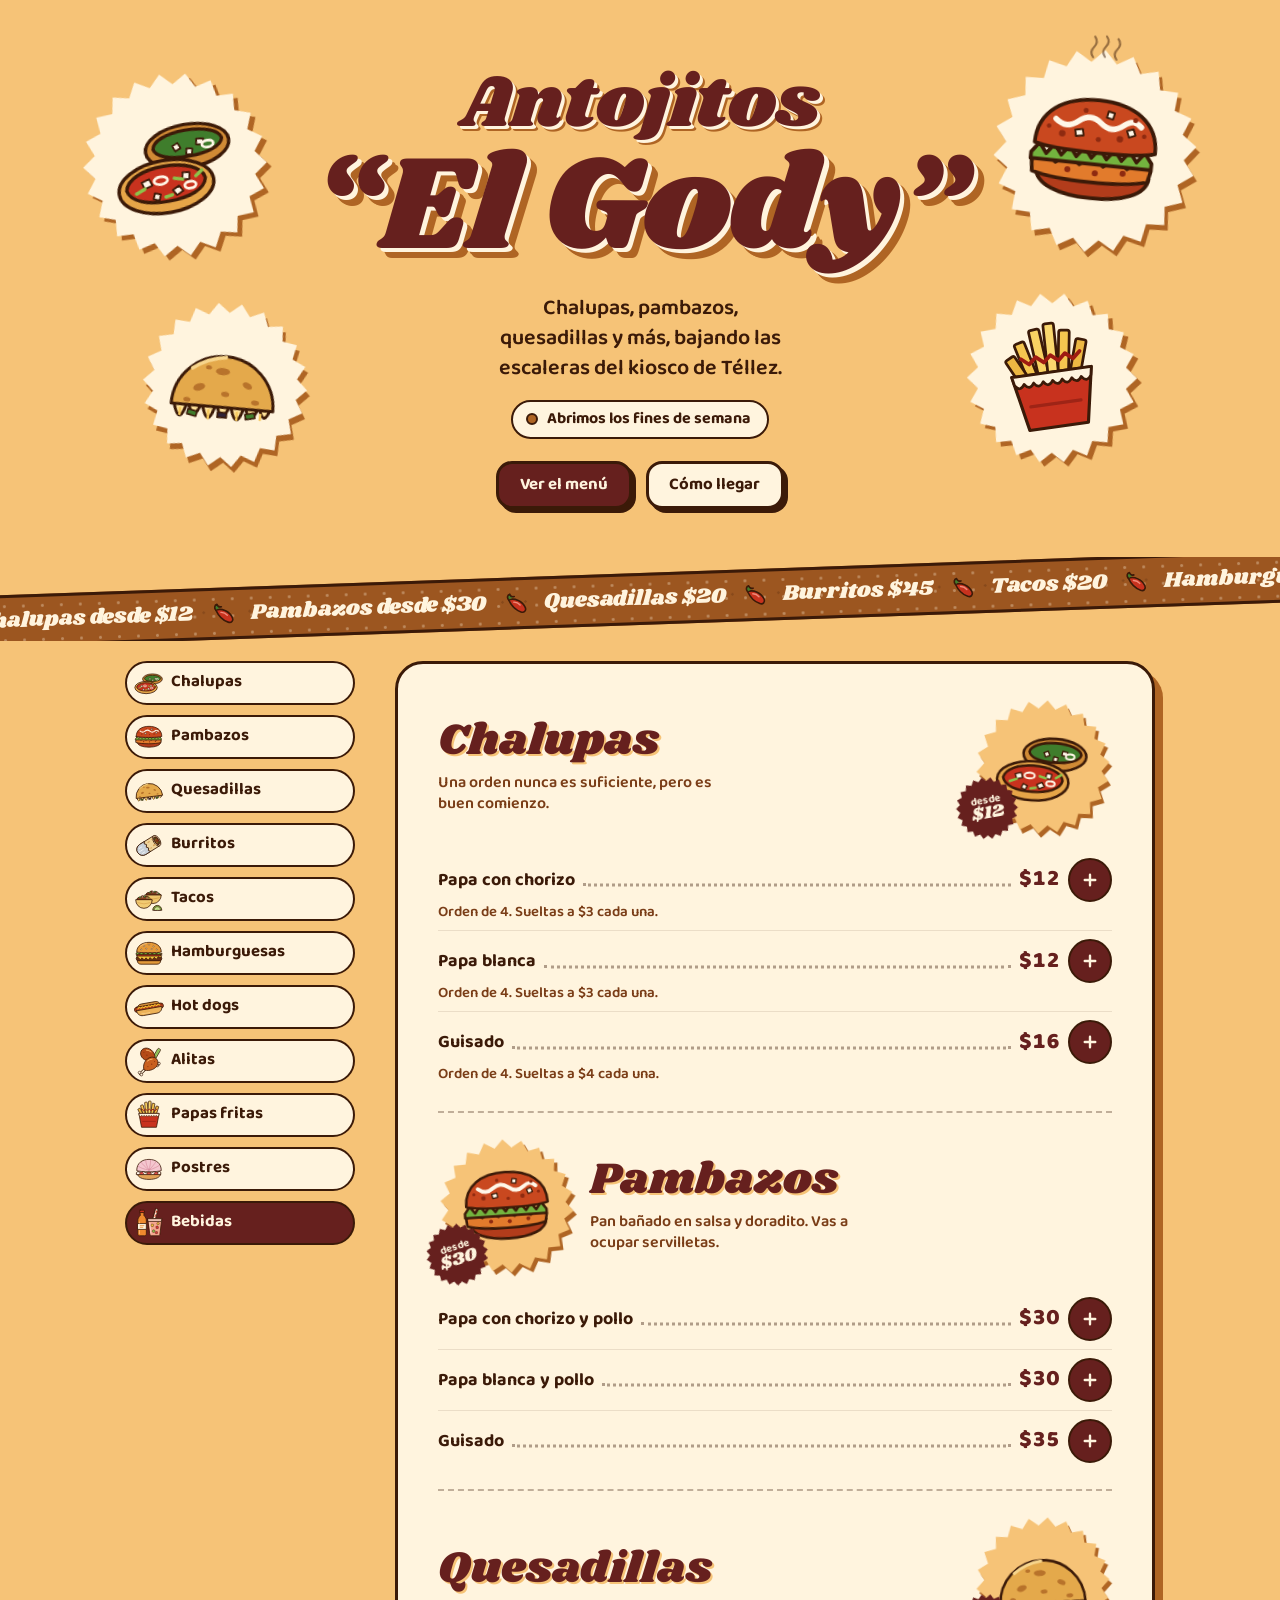
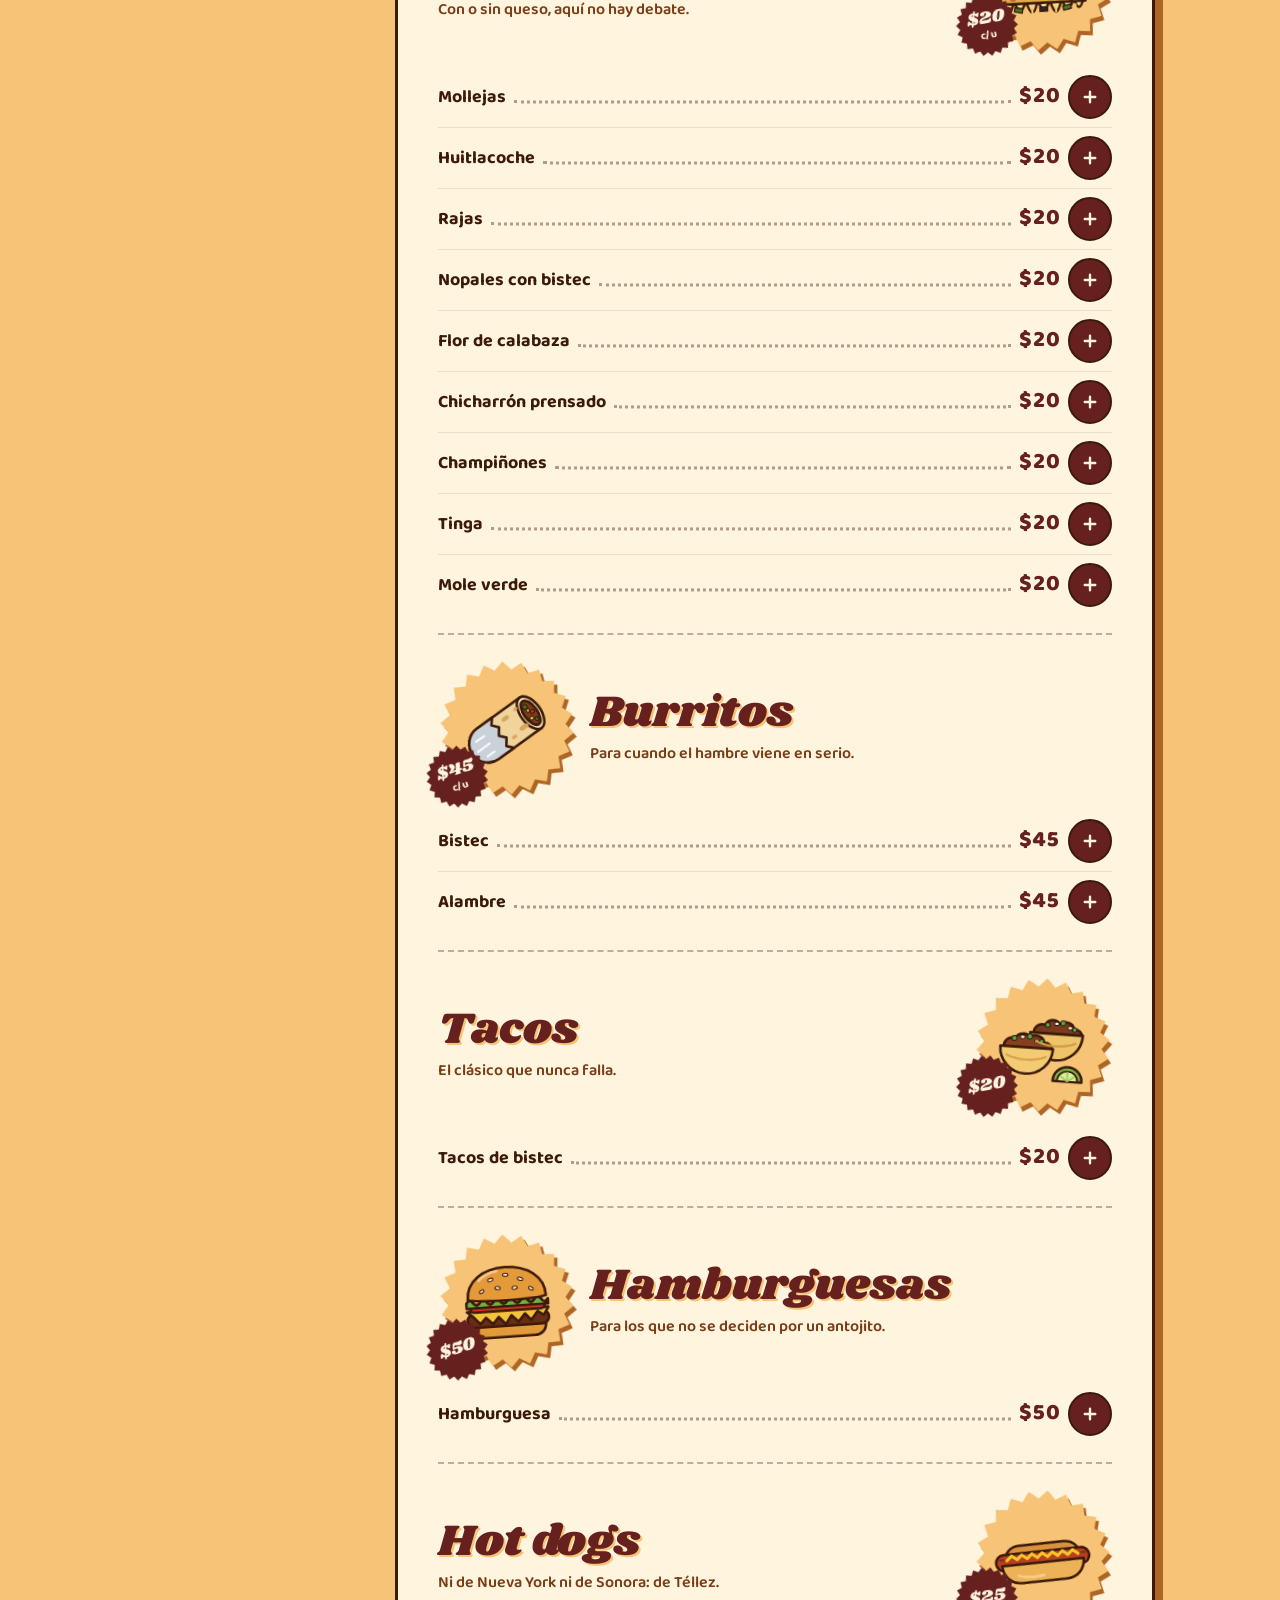
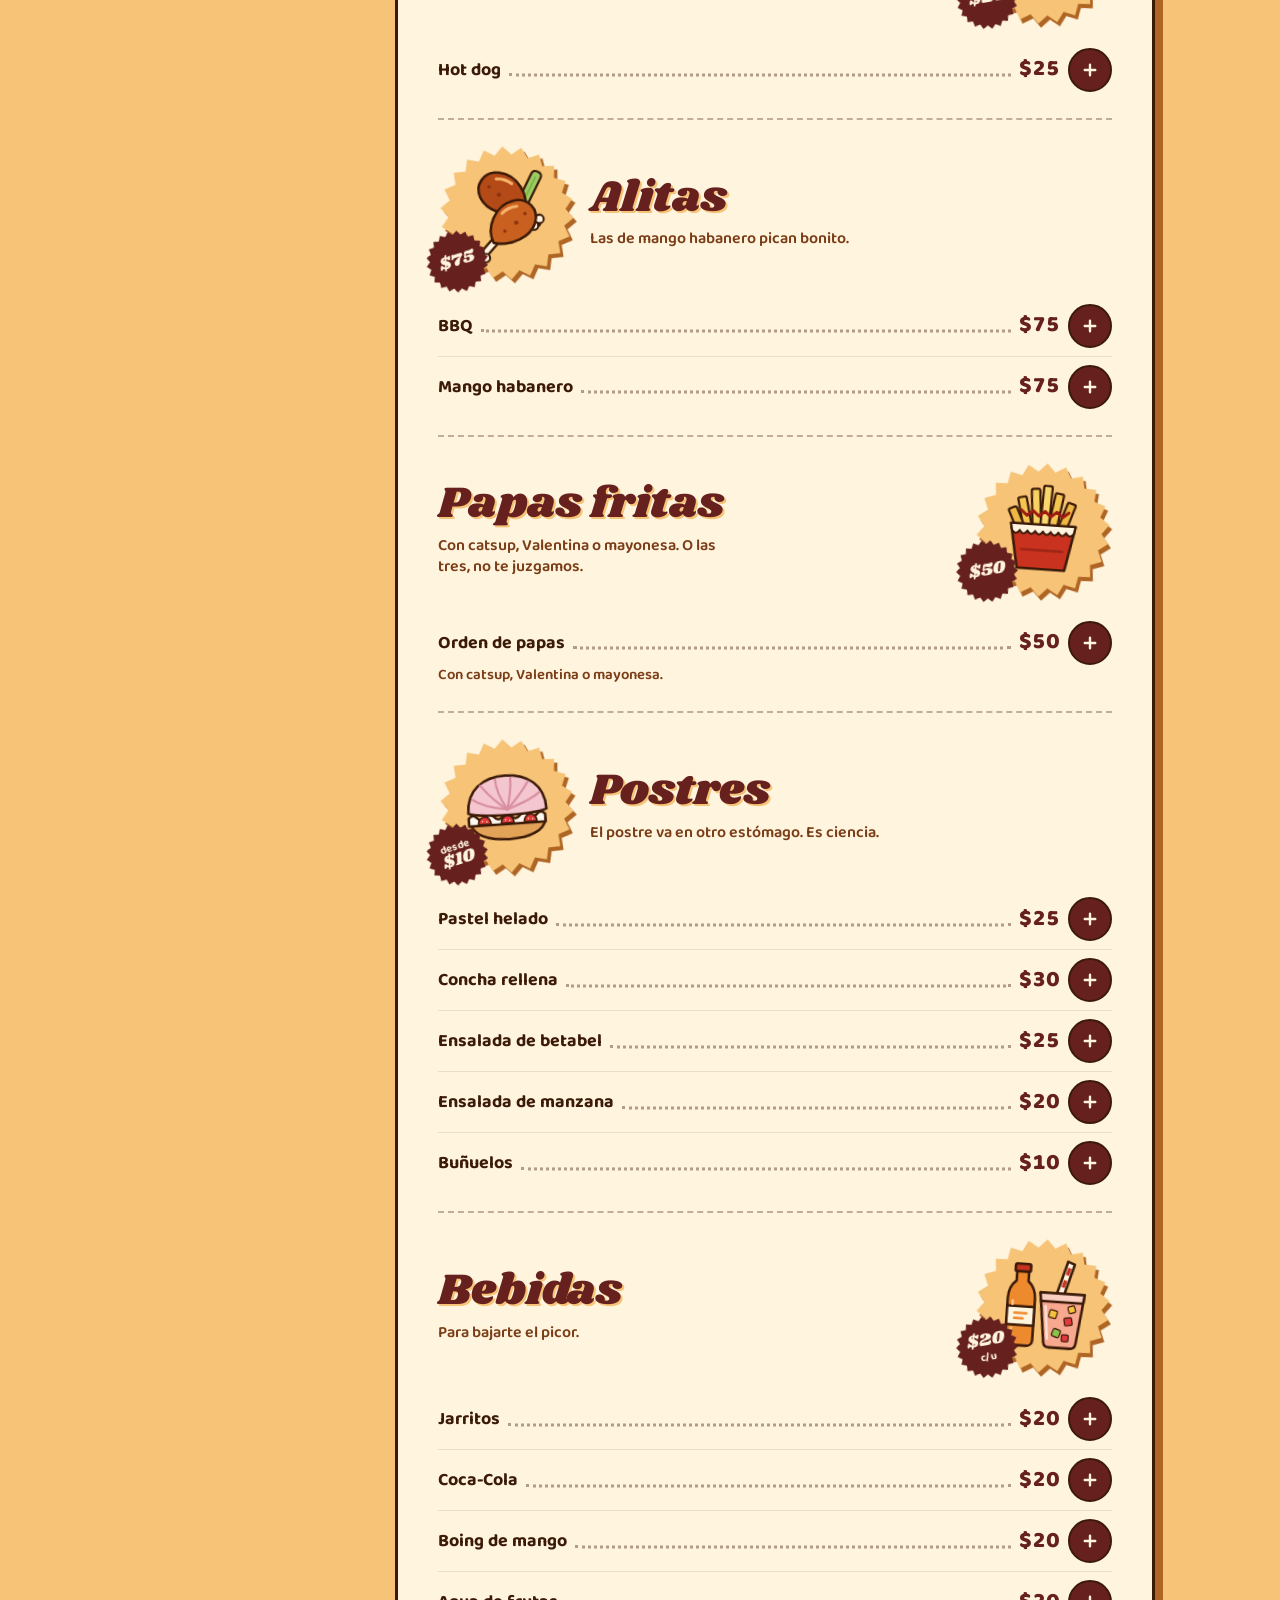
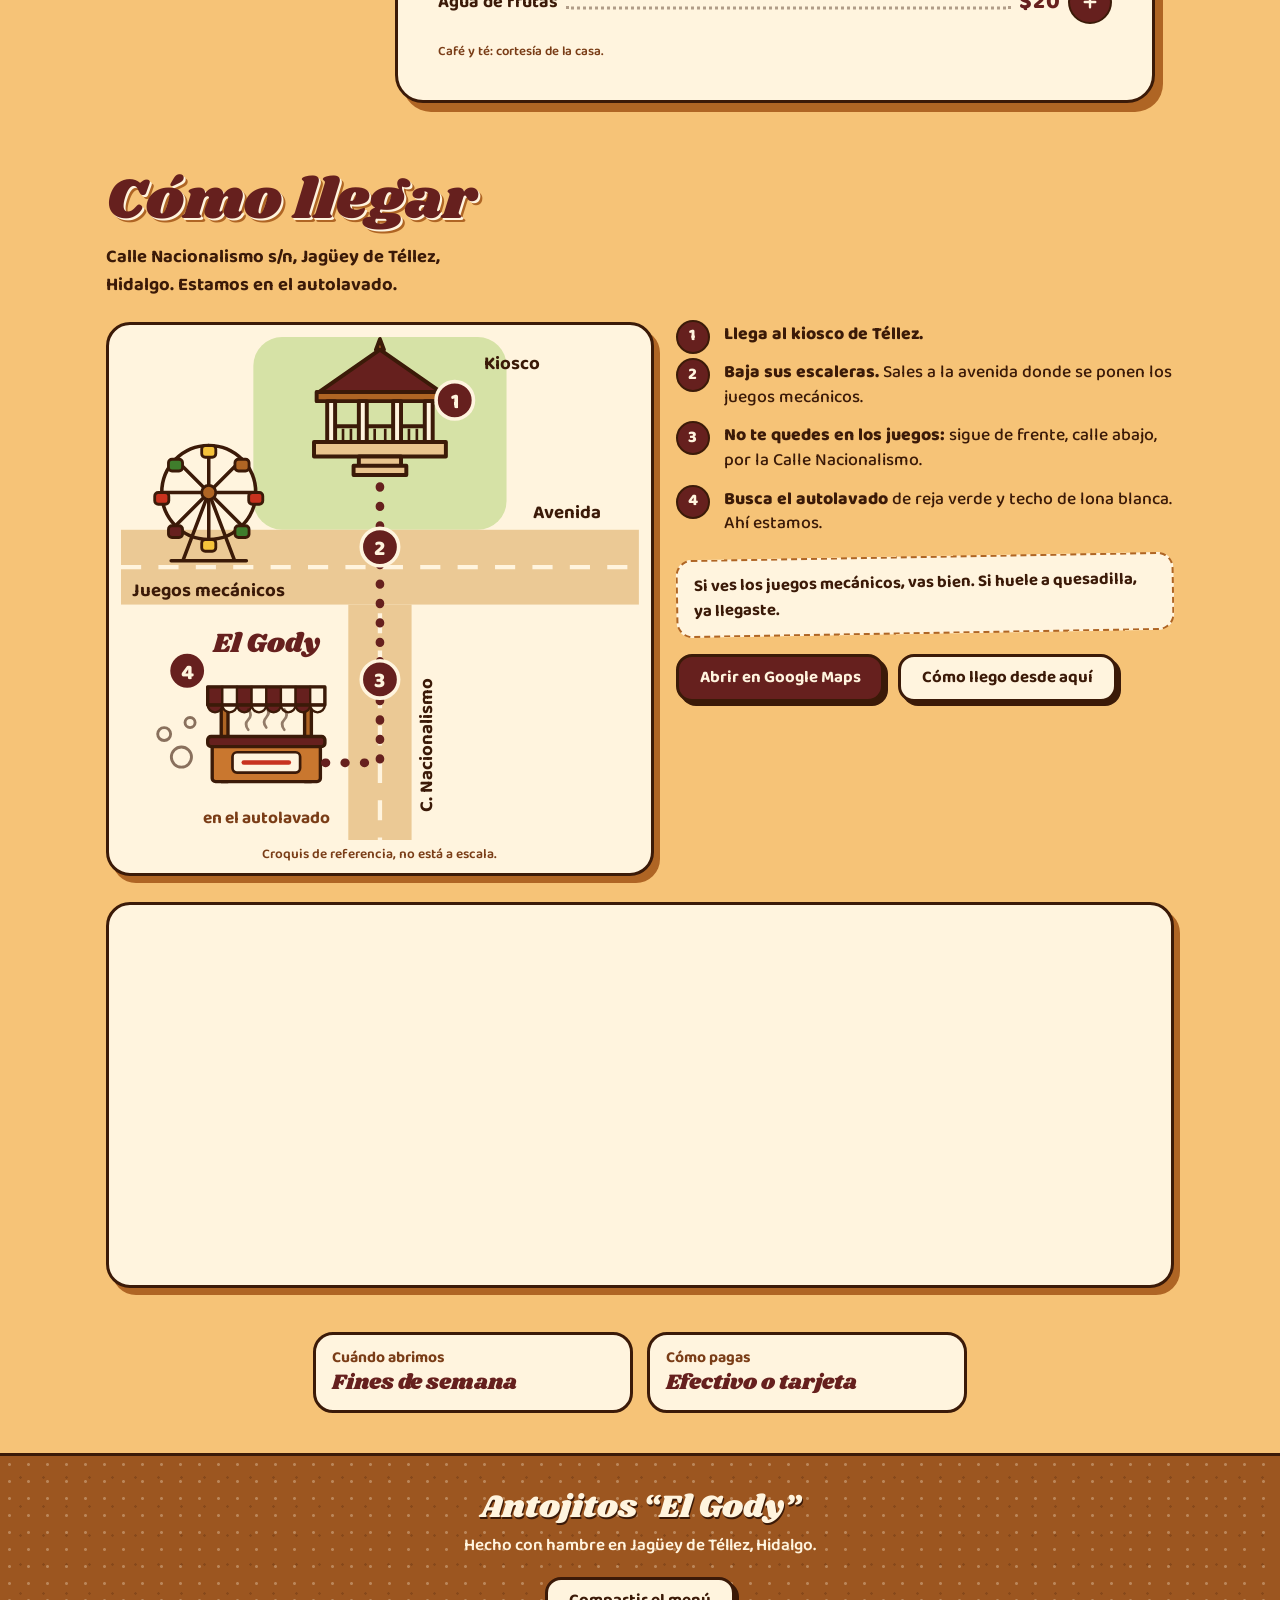
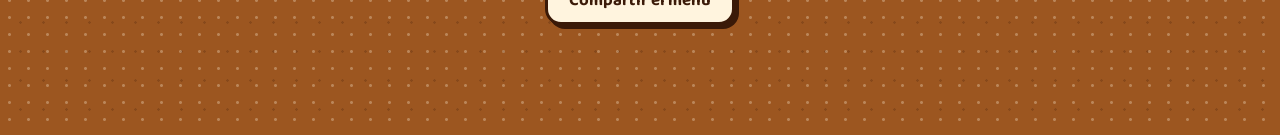
<file: index.html>
<!doctype html>
<html lang="es-MX">
<head>
  <meta charset="utf-8">
  <meta name="viewport" content="width=device-width, initial-scale=1, viewport-fit=cover">
  <title>Antojitos “El Gody” · Menú y precios · Jagüey de Téllez</title>
  <meta name="description" content="Chalupas desde $12, pambazos, quesadillas con o sin queso, burritos, tacos, hamburguesas, hot dogs, alitas, papas y postres. Bajando las escaleras del kiosco de Jagüey de Téllez, Hidalgo.">
  <meta name="theme-color" content="#66201E">
  <link rel="canonical" href="https://antojitos-el-gody-zku9.vercel.app/">

  <meta property="og:type" content="website">
  <meta property="og:locale" content="es_MX">
  <meta property="og:site_name" content="Antojitos El Gody">
  <meta property="og:title" content="Antojitos “El Gody” · Menú y precios">
  <meta property="og:description" content="Chalupas, pambazos, quesadillas y más. Bajando las escaleras del kiosco de Jagüey de Téllez. Mira el menú, los precios y cómo llegar.">
  <meta property="og:url" content="https://antojitos-el-gody-zku9.vercel.app/">
  <meta property="og:image" content="https://antojitos-el-gody-zku9.vercel.app/img/og-image.jpg?v=2">
  <meta property="og:image:secure_url" content="https://antojitos-el-gody-zku9.vercel.app/img/og-image.jpg?v=2">
  <meta property="og:image:type" content="image/jpeg">
  <meta property="og:image:width" content="1200">
  <meta property="og:image:height" content="630">
  <meta property="og:image:alt" content="Antojitos El Gody: chalupas, pambazos y quesadillas en Jagüey de Téllez">
  <meta name="twitter:card" content="summary_large_image">
  <meta name="twitter:title" content="Antojitos “El Gody” · Menú y precios">
  <meta name="twitter:description" content="Chalupas, pambazos, quesadillas y más, bajando las escaleras del kiosco de Jagüey de Téllez.">
  <meta name="twitter:image" content="https://antojitos-el-gody-zku9.vercel.app/img/og-image.jpg?v=2">

  <link rel="icon" href="favicon.ico" sizes="32x32">
  <link rel="icon" type="image/png" sizes="32x32" href="img/favicon-32.png">
  <link rel="icon" type="image/png" sizes="192x192" href="img/icon-192.png">
  <meta name="apple-mobile-web-app-title" content="El Gody">
  <link rel="apple-touch-icon" href="img/apple-touch-icon.png">
  <link rel="manifest" href="site.webmanifest">

  <link rel="preload" href="fonts/shrikhand-latin-400-normal.woff2" as="font" type="font/woff2" crossorigin>
  <link rel="preload" href="fonts/baloo-2-latin-700-normal.woff2" as="font" type="font/woff2" crossorigin>
  <link rel="stylesheet" href="css/styles.css?v=1">

  <script type="application/ld+json">
  {
    "@context": "https://schema.org",
    "@type": "Restaurant",
    "name": "Antojitos El Gody",
    "url": "https://antojitos-el-gody-zku9.vercel.app/",
    "image": "https://antojitos-el-gody-zku9.vercel.app/img/og-image.jpg",
    "servesCuisine": ["Antojitos mexicanos", "Comida mexicana"],
    "priceRange": "$",
    "paymentAccepted": "Efectivo, tarjeta",
    "address": {
      "@type": "PostalAddress",
      "streetAddress": "Calle Nacionalismo s/n (en el autolavado, abajo del kiosco)",
      "addressLocality": "Jagüey de Téllez",
      "addressRegion": "Hidalgo",
      "addressCountry": "MX"
    },
    "geo": { "@type": "GeoCoordinates", "latitude": 19.982607, "longitude": -98.78892 },
    "hasMap": "https://maps.app.goo.gl/KNUF6QfPcBpcCLHX7"
  }
  </script>
</head>
<body>
<svg xmlns="http://www.w3.org/2000/svg" class="sprite" aria-hidden="true" focusable="false">
<symbol id="i-sello" viewBox="0 0 120 120"><path d="M60.0 2.0 L67.3 9.5 L76.3 4.3 L81.2 13.6 L91.4 11.2 L93.4 21.5 L103.8 22.0 L102.9 32.4 L112.8 35.9 L108.9 45.6 L117.4 51.7 L111.0 60.0 L117.4 68.3 L108.9 74.4 L112.8 84.1 L102.9 87.6 L103.8 98.0 L93.4 98.5 L91.4 108.8 L81.2 106.4 L76.3 115.7 L67.3 110.5 L60.0 118.0 L52.7 110.5 L43.7 115.7 L38.8 106.4 L28.6 108.8 L26.6 98.5 L16.2 98.0 L17.1 87.6 L7.2 84.1 L11.1 74.4 L2.6 68.3 L9.0 60.0 L2.6 51.7 L11.1 45.6 L7.2 35.9 L17.1 32.4 L16.2 22.0 L26.6 21.5 L28.6 11.2 L38.8 13.6 L43.7 4.3 L52.7 9.5Z"/></symbol>
<symbol id="i-chalupa" viewBox="0 0 120 120"><g stroke="#3B1A08" stroke-width="3" stroke-linejoin="round">
  <ellipse cx="73" cy="45" rx="37" ry="19" fill="#D08A35"/>
  <path d="M43 43c1-7 14-12 30-12s30 5 31 12c-1 7-15 11-31 11s-29-4-30-11z" fill="#3F7D2C"/>
  <ellipse cx="49" cy="77" rx="42" ry="23" fill="#E6A548"/>
  <path d="M14 75c2-10 17-16 35-16s34 6 35 16c-2 10-17 15-35 15s-33-5-35-15z" fill="#C8321E"/>
</g>
<g fill="#FFF7E8" stroke="#3B1A08" stroke-width="1.6" stroke-linejoin="round">
  <path d="M28 70l7-2 2 6-7 2z"/><path d="M54 81l6-3 3 5-6 3z"/><path d="M65 67l6 1-1 6-6-1z"/>
  <path d="M38 81l5 2-2 5-5-2z"/><path d="M82 40l6 1-1 5-6-1z"/><path d="M60 43l5-2 2 5-5 2z"/><path d="M72 47l5 1-1 5-5-1z"/>
</g>
<g fill="none" stroke="#FFF7E8" stroke-width="2.4">
  <ellipse cx="45" cy="71" rx="6" ry="3.4"/><ellipse cx="70" cy="79" rx="5" ry="3"/><ellipse cx="91" cy="46" rx="5" ry="3"/>
</g>
<g stroke="#8BC34A" stroke-width="3" stroke-linecap="round"><path d="M22 79l8-3M57 71l7 2M76 72l6-4M47 86l6-1"/></g></symbol>
<symbol id="i-pambazo" viewBox="0 0 120 120"><g stroke="#3B1A08" stroke-width="3" stroke-linejoin="round" stroke-linecap="round">
  <path d="M15 78c1 13 19 20 45 20s44-7 45-20z" fill="#B23C1B"/>
  <path d="M11 72c6-5 13-5 19 0 6-5 13-5 19 0 6-5 13-5 19 0 6-5 13-5 19 0 6-5 13-5 19 0l-2 9c-22 6-70 6-92 0z" fill="#E27B2C"/>
  <path d="M10 66l6-8 6 8 6-8 6 8 6-8 6 8 6-8 6 8 6-8 6 8 6-8 6 8 6-8 6 8 6-8 6 8v5H10z" fill="#73B33E"/>
  <path d="M12 58C12 33 32 20 60 20s48 13 48 38c-15 5-81 5-96 0z" fill="#C9481F"/>
</g>
<path d="M27 38c6 5 12 5 18 0s12-5 18 0 12 5 18 0 10-4 14 0" fill="none" stroke="#FFF7E8" stroke-width="4.5" stroke-linecap="round"/>
<g fill="#8E2A10"><circle cx="33" cy="49" r="2.6"/><circle cx="50" cy="29" r="2"/><circle cx="79" cy="49" r="2.6"/><circle cx="90" cy="33" r="2"/><circle cx="62" cy="51" r="2"/><circle cx="22" cy="44" r="1.8"/><circle cx="98" cy="45" r="1.8"/></g>
<g fill="#FFF7E8" stroke="#3B1A08" stroke-width="1.5" stroke-linejoin="round"><path d="M43 45l6-1 1 5-6 1z"/><path d="M68 28l5 1-1 5-5-1z"/><path d="M84 42l5-2 2 5-5 2z"/></g>
<g fill="#8E2A10"><circle cx="40" cy="77" r="2.4"/><circle cx="62" cy="78" r="2.4"/><circle cx="84" cy="76" r="2.4"/></g></symbol>
<symbol id="i-quesadilla" viewBox="0 0 120 120"><g transform="rotate(-7 60 70)">
  <g stroke="#3B1A08" stroke-width="3" stroke-linejoin="round">
    <path d="M12 78q7 30 14 0q7 24 14 0q7 30 14 0q7 24 14 0q7 30 14 0q7 24 14 0q6 22 12 0z" fill="#FFE29A"/>
    <path d="M10 82a50 50 0 0 1 100 0z" fill="#E4A94B"/>
  </g>
  <path d="M19 86v6M47 86v8M75 86v7M98 86v5" stroke="#F7C95C" stroke-width="2.4" stroke-linecap="round"/>
  <g fill="#B8732B">
    <ellipse cx="36" cy="64" rx="6" ry="3.5" transform="rotate(-20 36 64)"/><ellipse cx="58" cy="47" rx="7" ry="3.5"/>
    <ellipse cx="83" cy="59" rx="5" ry="3" transform="rotate(25 83 59)"/><ellipse cx="62" cy="69" rx="4" ry="2.5"/>
    <ellipse cx="92" cy="75" rx="4" ry="2.4"/><ellipse cx="25" cy="77" rx="3.5" ry="2.2"/><ellipse cx="44" cy="44" rx="3" ry="2"/>
  </g>
  <g stroke="#3B1A08" stroke-width="1.6" stroke-linejoin="round">
    <path d="M27 86l9 2-1 5-9-2z" fill="#3F7D2C"/><path d="M56 87h9v5h-9z" fill="#2E2238"/><path d="M83 87l9-2 1 5-9 2z" fill="#3F7D2C"/>
  </g>
  <path d="M28 46q14-11 32-13" fill="none" stroke="#F7D58C" stroke-width="3.5" stroke-linecap="round"/>
</g></symbol>
<symbol id="i-burrito" viewBox="0 0 120 120"><g transform="rotate(-32 60 62)">
  <g stroke="#3B1A08" stroke-width="3" stroke-linejoin="round">
    <path d="M32 40h62v44H32a22 22 0 0 1 0-44z" fill="#F0D49B"/>
    <path d="M32 40h22l-6 7 6 7-6 8 6 7-6 8 6 7H32a22 22 0 0 1 0-44z" fill="#C9D1D9"/>
    <ellipse cx="94" cy="62" rx="12" ry="22" fill="#F7E2B5"/>
    <ellipse cx="94" cy="62" rx="8" ry="16.5" fill="#7A3B1E"/>
  </g>
  <g stroke="#3B1A08" stroke-width="1.3">
    <rect x="90" y="50" width="5" height="5" rx="1.5" fill="#3F7D2C"/><rect x="94" y="60" width="5" height="4" rx="1.5" fill="#C8321E"/>
    <rect x="89" y="66" width="5" height="4" rx="1.5" fill="#F5C33B"/><rect x="94" y="70" width="4" height="4" rx="1.5" fill="#3F7D2C"/>
    <rect x="91" y="56" width="4" height="4" rx="1.5" fill="#F5C33B"/>
  </g>
  <g fill="#D9A55B"><ellipse cx="66" cy="50" rx="5" ry="2.5"/><ellipse cx="78" cy="71" rx="6" ry="3"/><ellipse cx="62" cy="74" rx="3.5" ry="2"/><ellipse cx="82" cy="48" rx="3" ry="1.8"/></g>
  <g stroke="#FFFFFF" stroke-width="2.4" stroke-linecap="round" opacity=".9"><path d="M22 52h12M17 63h17M23 74h10"/></g>
</g></symbol>
<symbol id="i-tacos" viewBox="0 0 120 120"><g stroke="#3B1A08" stroke-width="3" stroke-linejoin="round" stroke-linecap="round">
  <path d="M48 46c0-7 6-12 13-10 3-7 13-8 17-2 6-5 16-2 17 5 6 0 10 4 10 8z" fill="#7A3B1E"/>
  <path d="M44 46a31 31 0 0 0 62 0z" fill="#EEC46A"/>
  <path d="M14 64c0-7 6-12 13-10 3-7 13-8 17-2 6-5 16-2 17 5 6 0 10 4 10 8z" fill="#86401F"/>
  <path d="M10 64a31 31 0 0 0 62 0z" fill="#F2CB72"/>
  <path d="M74 101a17 17 0 0 1 34 0z" fill="#7CB342"/>
  <path d="M79 101a12 12 0 0 1 24 0z" fill="#D7EDA0" stroke-width="2"/>
</g>
<path d="M91 101V90M91 101l-8-6M91 101l8-6" stroke="#9CCB5E" stroke-width="2"/>
<g fill="#4CAF50" stroke="#3B1A08" stroke-width="1.2">
  <circle cx="26" cy="54" r="3"/><circle cx="44" cy="51" r="3"/><circle cx="58" cy="56" r="2.6"/><circle cx="64" cy="36" r="2.8"/><circle cx="82" cy="33" r="3"/><circle cx="96" cy="40" r="2.6"/>
</g>
<g fill="#FFF7E8" stroke="#3B1A08" stroke-width="1.2">
  <rect x="33" y="50" width="5" height="4" rx="1"/><rect x="50" y="54" width="5" height="4" rx="1"/><rect x="72" y="32" width="5" height="4" rx="1"/><rect x="88" y="36" width="5" height="4" rx="1"/>
</g>
<path d="M18 74q23 9 46 0" fill="none" stroke="#D9A24C" stroke-width="2.5" stroke-linecap="round"/>
<path d="M52 56q23 9 46 0" fill="none" stroke="#D29A44" stroke-width="2.5" stroke-linecap="round"/></symbol>
<symbol id="i-hamburguesa" viewBox="0 0 120 120"><g stroke="#3B1A08" stroke-width="3" stroke-linejoin="round">
  <path d="M16 88h88c0 9-6 14-14 14H30c-8 0-14-5-14-14z" fill="#E39A3A"/>
  <rect x="12" y="73" width="96" height="16" rx="8" fill="#6B2E14"/>
  <path d="M12 70H108L102 79 95 74 87 84 80 76 72 85 64 77 57 87 49 78 42 86 34 78 27 85 20 77Z" fill="#F5C33B"/>
  <rect x="16" y="62" width="88" height="9" rx="4.5" fill="#D93A26"/>
  <path d="M12 60q4-6 8 0t8 0 8 0 8 0 8 0 8 0 8 0 8 0 8 0 8 0 8 0 8 0V66H12z" fill="#6DB33F"/>
  <path d="M14 56c0-22 20-36 46-36s46 14 46 36c-10 4-82 4-92 0z" fill="#E59A3A"/>
</g>
<g fill="#FFF4DE" stroke="#3B1A08" stroke-width="1.2">
  <ellipse cx="42" cy="34" rx="3.2" ry="1.8" transform="rotate(-20 42 34)"/><ellipse cx="60" cy="29" rx="3.2" ry="1.8"/>
  <ellipse cx="77" cy="35" rx="3.2" ry="1.8" transform="rotate(20 77 35)"/><ellipse cx="50" cy="44" rx="3.2" ry="1.8" transform="rotate(10 50 44)"/>
  <ellipse cx="70" cy="45" rx="3.2" ry="1.8" transform="rotate(-10 70 45)"/><ellipse cx="31" cy="47" rx="3" ry="1.7" transform="rotate(-30 31 47)"/>
  <ellipse cx="89" cy="47" rx="3" ry="1.7" transform="rotate(30 89 47)"/>
</g>
<path d="M28 34q10-9 22-10" fill="none" stroke="#F7C98A" stroke-width="3" stroke-linecap="round"/></symbol>
<symbol id="i-hotdog" viewBox="0 0 120 120"><g transform="rotate(-10 60 64)">
  <g stroke="#3B1A08" stroke-width="3" stroke-linejoin="round" stroke-linecap="round">
    <path d="M16 62c0-12 8-18 18-18h52c10 0 18 6 18 18z" fill="#D8923C"/>
    <rect x="5" y="53" width="110" height="19" rx="9.5" fill="#B5401F"/>
    <path d="M12 66h96c0 13-9 22-22 22H34c-13 0-22-9-22-22z" fill="#EDB257"/>
  </g>
  <path d="M18 60l6-5 6 5 6-5 6 5 6-5 6 5 6-5 6 5 6-5 6 5 6-5 6 5 6-5 6 5" fill="none" stroke="#F5C629" stroke-width="3.6" stroke-linecap="round" stroke-linejoin="round"/>
  <path d="M10 59h4M106 59h4" stroke="#8E2A10" stroke-width="2.5" stroke-linecap="round"/>
  <path d="M30 79q14 5 30 2" fill="none" stroke="#F7CD86" stroke-width="3" stroke-linecap="round"/>
</g></symbol>
<symbol id="i-alitas" viewBox="0 0 120 120"><g stroke="#3B1A08" stroke-width="2.6" stroke-linejoin="round">
  <rect x="78" y="10" width="12" height="62" rx="5" fill="#9CCC65" transform="rotate(30 84 41)"/>
  <path d="M84 16v50" stroke="#7CB342" stroke-width="2" transform="rotate(30 84 41)"/>
</g>
<g transform="translate(118 -34) scale(-1 1)">
  <path d="M40 92L24 108" stroke="#3B1A08" stroke-width="11" stroke-linecap="round"/>
  <path d="M40 92L24 108" stroke="#FFF4DE" stroke-width="5.5" stroke-linecap="round"/>
  <circle cx="20.5" cy="103.5" r="5" fill="#FFF4DE" stroke="#3B1A08" stroke-width="2.4"/>
  <circle cx="27.5" cy="111" r="5" fill="#FFF4DE" stroke="#3B1A08" stroke-width="2.4"/>
  <path d="M38 94C30 76 42 50 64 46c18-3 30 12 24 28-6 15-28 26-50 20z" fill="#B44A17" stroke="#3B1A08" stroke-width="3" stroke-linejoin="round"/>
  <path d="M50 60q8-7 18-7" stroke="#F6B26B" stroke-width="3.5" fill="none" stroke-linecap="round"/>
  <g fill="#8E3210"><circle cx="66" cy="72" r="2.5"/><circle cx="52" cy="81" r="2"/><circle cx="77" cy="62" r="2"/></g></g>
<g transform="translate(4 0)">
  <path d="M40 92L24 108" stroke="#3B1A08" stroke-width="11" stroke-linecap="round"/>
  <path d="M40 92L24 108" stroke="#FFF4DE" stroke-width="5.5" stroke-linecap="round"/>
  <circle cx="20.5" cy="103.5" r="5" fill="#FFF4DE" stroke="#3B1A08" stroke-width="2.4"/>
  <circle cx="27.5" cy="111" r="5" fill="#FFF4DE" stroke="#3B1A08" stroke-width="2.4"/>
  <path d="M38 94C30 76 42 50 64 46c18-3 30 12 24 28-6 15-28 26-50 20z" fill="#C9601F" stroke="#3B1A08" stroke-width="3" stroke-linejoin="round"/>
  <path d="M50 60q8-7 18-7" stroke="#F6B26B" stroke-width="3.5" fill="none" stroke-linecap="round"/>
  <g fill="#8E3210"><circle cx="66" cy="72" r="2.5"/><circle cx="52" cy="81" r="2"/><circle cx="77" cy="62" r="2"/></g></g></symbol>
<symbol id="i-papas" viewBox="0 0 120 120"><g stroke="#3B1A08" stroke-width="2.6" stroke-linejoin="round">
  <rect x="34" y="22" width="10" height="50" rx="2" fill="#F5C64F" transform="rotate(-14 39 47)"/>
  <rect x="80" y="26" width="10" height="46" rx="2" fill="#EDB843" transform="rotate(18 85 49)"/>
  <rect x="46" y="12" width="10" height="58" rx="2" fill="#F8D262" transform="rotate(-5 51 41)"/>
  <rect x="68" y="16" width="10" height="54" rx="2" fill="#F5C64F" transform="rotate(9 73 43)"/>
  <rect x="57" y="8" width="10" height="60" rx="2" fill="#FAD86E" transform="rotate(2 62 38)"/>
  <rect x="26" y="34" width="10" height="40" rx="2" fill="#EDB843" transform="rotate(-26 31 54)"/>
  <path d="M22 54h76l-10 52H32z" fill="#C8321E" stroke-width="3"/>
  <path d="M22 54H98L96.5 62 Q91.9 69.0 87.3 62.0 Q82.8 69.0 78.2 62.0 Q73.7 69.0 69.1 62.0 Q64.6 69.0 60.0 62.0 Q55.4 69.0 50.9 62.0 Q46.3 69.0 41.8 62.0 Q37.2 69.0 32.7 62.0 Q28.1 69.0 23.5 62.0Z" fill="#FFF4DE"/>
</g>
<path d="M33 38l7 6 7-6 7 6 7-6 7 6 7-6 7 6 7-6" fill="none" stroke="#9E1B12" stroke-width="3.6" stroke-linecap="round" stroke-linejoin="round"/>
<path d="M36 84h48" stroke="#9E2416" stroke-width="3" stroke-linecap="round"/></symbol>
<symbol id="i-postre" viewBox="0 0 120 120"><g stroke="#3B1A08" stroke-width="3" stroke-linejoin="round" stroke-linecap="round">
  <path d="M16 78h88c-2 13-18 21-44 21S18 91 16 78z" fill="#E2A257"/>
  <path d="M14 72q5-6 10 0t10 0 10 0 10 0 10 0 10 0 10 0 10 0 10 0v9H14z" fill="#FFF8EE"/>
</g>
<g stroke="#3B1A08" stroke-width="1.8" stroke-linejoin="round">
  <path d="M25 80c0-5 3-9 7.5-9s7.5 4 7.5 9z" fill="#E0393E"/><path d="M52 80c0-5 3-9 7.5-9s7.5 4 7.5 9z" fill="#E0393E"/><path d="M79 80c0-5 3-9 7.5-9s7.5 4 7.5 9z" fill="#E0393E"/>
</g>
<g fill="#FFE3A3"><circle cx="30" cy="76" r=".9"/><circle cx="35" cy="77" r=".9"/><circle cx="57" cy="76" r=".9"/><circle cx="62" cy="77" r=".9"/><circle cx="84" cy="76" r=".9"/><circle cx="89" cy="77" r=".9"/></g>
<path d="M14 66C14 38 34 24 60 24s46 14 46 42c-16 6-76 6-92 0z" fill="#F4C6CF" stroke="#3B1A08" stroke-width="3" stroke-linejoin="round"/>
<g fill="none" stroke="#D98FA0" stroke-width="2.6" stroke-linecap="round">
  <path d="M60 64C46 54 36 42 30 34"/><path d="M60 64C52 50 48 38 48 28"/><path d="M60 64C64 50 66 38 66 27"/>
  <path d="M60 64C72 52 80 42 86 33"/><path d="M60 64C78 58 92 52 99 46"/><path d="M60 64C42 61 28 56 20 50"/>
</g></symbol>
<symbol id="i-bebida" viewBox="0 0 120 120"><g stroke="#3B1A08" stroke-width="3" stroke-linejoin="round" stroke-linecap="round">
  <path d="M27 20h14v12c7 6 9 13 9 21v48c0 4-3 7-7 7H25c-4 0-7-3-7-7V53c0-8 2-15 9-21z" fill="#EE8A2E"/>
  <rect x="25" y="12" width="18" height="9" rx="2" fill="#C8321E"/>
  <rect x="18" y="62" width="32" height="22" fill="#FFF4DE"/>
  <path d="M86 6l8 3-14 50-8-3z" fill="#FFF4DE"/>
  <path d="M56 44h52l-7 58c-.5 4-3 6-7 6H70c-4 0-6.5-2-7-6z" fill="#F7A88F"/>
  <path d="M56 44h52l-1.2 10H57.2z" fill="#FBD0C2"/>
</g>
<path d="M88.5 13.5l-2.4 8.6M84.4 28.2l-2.4 8.6" stroke="#C8321E" stroke-width="4"/>
<g stroke="#3B1A08" stroke-width="1.4">
  <rect x="68" y="64" width="9" height="9" rx="1.5" fill="#F5C33B" transform="rotate(12 72 68)"/>
  <rect x="86" y="72" width="9" height="9" rx="1.5" fill="#E0393E" transform="rotate(-10 90 76)"/>
  <rect x="73" y="86" width="9" height="9" rx="1.5" fill="#8BC34A" transform="rotate(20 77 90)"/>
  <rect x="90" y="58" width="8" height="8" rx="1.5" fill="#F5C33B" transform="rotate(-18 94 62)"/>
  <rect x="84" y="92" width="8" height="8" rx="1.5" fill="#E0393E"/>
</g>
<path d="M63 60l4 38" stroke="#FFFFFF" stroke-width="3" stroke-linecap="round" opacity=".65"/>
<path d="M24 56v4M24 88v12" stroke="#FFC48A" stroke-width="3" stroke-linecap="round"/>
<path d="M27 70h14M27 76h10" stroke="#EE8A2E" stroke-width="3" stroke-linecap="round"/></symbol>
<symbol id="i-kiosko" viewBox="0 0 120 120"><g stroke="#3B1A08" stroke-width="3" stroke-linejoin="round">
  <path d="M57 14h6l-3-8z" fill="#AF6524"/>
  <path d="M60 14L106 46H14z" fill="#66201E"/>
  <path d="M12 46h96v7H12z" fill="#AF6524"/>
  <path d="M20 53h6v31h-6zM44 53h6v31h-6zM70 53h6v31h-6zM94 53h6v31h-6z" fill="#FFF4DE"/>
  <path d="M26 72h18M50 72h20M76 72h18" fill="none"/>
  <path d="M10 84h100v11H10z" fill="#E9C48E"/>
  <path d="M44 95h32v7H44zM40 102h40v7H40z" fill="#E9C48E"/>
</g>
<path d="M32 74v10M38 74v10M56 74v10M64 74v10M82 74v10M88 74v10" stroke="#3B1A08" stroke-width="2"/></symbol>
<symbol id="i-rueda" viewBox="0 0 120 120"><g fill="none" stroke="#3B1A08" stroke-width="3" stroke-linecap="round" stroke-linejoin="round">
  <path d="M60 54L38 112M60 54L82 112M28 112h64"/>
  <circle cx="60" cy="54" r="40"/>
  <path d="M60 14v80M20 54h80M31.7 25.7l56.6 56.6M88.3 25.7L31.7 82.3"/>
</g>
<g stroke="#3B1A08" stroke-width="2.4"><rect x="94.0" y="54.0" width="12" height="10" rx="3" fill="#C8321E"/><rect x="82.3" y="82.3" width="12" height="10" rx="3" fill="#3F7D2C"/><rect x="54.0" y="94.0" width="12" height="10" rx="3" fill="#F5C33B"/><rect x="25.7" y="82.3" width="12" height="10" rx="3" fill="#66201E"/><rect x="14.0" y="54.0" width="12" height="10" rx="3" fill="#C8321E"/><rect x="25.7" y="25.7" width="12" height="10" rx="3" fill="#3F7D2C"/><rect x="54.0" y="14.0" width="12" height="10" rx="3" fill="#F5C33B"/><rect x="82.3" y="25.7" width="12" height="10" rx="3" fill="#AF6524"/></g>
<circle cx="60" cy="54" r="6" fill="#AF6524" stroke="#3B1A08" stroke-width="2.4"/></symbol>
<symbol id="i-puesto" viewBox="0 0 120 120"><g stroke="#3B1A08" stroke-width="3" stroke-linejoin="round">
  <path d="M20 40h6v66h-6zM94 40h6v66h-6z" fill="#AF6524"/>
  <rect x="12" y="72" width="96" height="34" rx="3" fill="#C9772F"/>
  <rect x="8" y="66" width="104" height="9" rx="3" fill="#66201E"/>
</g>
<g stroke="#3B1A08" stroke-width="2"><rect x="8" y="22" width="13" height="16" fill="#66201E"/><path d="M8 38a6.5 6.5 0 0 0 13 0z" fill="#66201E"/><rect x="21" y="22" width="13" height="16" fill="#FFF4DE"/><path d="M21 38a6.5 6.5 0 0 0 13 0z" fill="#FFF4DE"/><rect x="34" y="22" width="13" height="16" fill="#66201E"/><path d="M34 38a6.5 6.5 0 0 0 13 0z" fill="#66201E"/><rect x="47" y="22" width="13" height="16" fill="#FFF4DE"/><path d="M47 38a6.5 6.5 0 0 0 13 0z" fill="#FFF4DE"/><rect x="60" y="22" width="13" height="16" fill="#66201E"/><path d="M60 38a6.5 6.5 0 0 0 13 0z" fill="#66201E"/><rect x="73" y="22" width="13" height="16" fill="#FFF4DE"/><path d="M73 38a6.5 6.5 0 0 0 13 0z" fill="#FFF4DE"/><rect x="86" y="22" width="13" height="16" fill="#66201E"/><path d="M86 38a6.5 6.5 0 0 0 13 0z" fill="#66201E"/><rect x="99" y="22" width="13" height="16" fill="#FFF4DE"/><path d="M99 38a6.5 6.5 0 0 0 13 0z" fill="#FFF4DE"/></g>
<rect x="8" y="22" width="104" height="16" fill="none" stroke="#3B1A08" stroke-width="3" stroke-linejoin="round"/>
<rect x="30" y="80" width="60" height="18" rx="4" fill="#FFF4DE" stroke="#3B1A08" stroke-width="2.4"/>
<path d="M40 89h40" stroke="#C8321E" stroke-width="4" stroke-linecap="round"/>
<g fill="none" stroke="#3B1A08" stroke-width="2.4" stroke-linecap="round" opacity=".55"><path d="M44 60q-4-5 0-9t0-9"/><path d="M60 58q-4-5 0-9t0-9"/><path d="M76 60q-4-5 0-9t0-9"/></g></symbol>
<symbol id="i-chile" viewBox="0 0 48 48"><path d="M14 18c10-3 22 3 26 13 2 5-2 9-7 7-8-3-14-8-19-20z" fill="#C8321E" stroke="#3B1A08" stroke-width="2.6" stroke-linejoin="round"/>
<path d="M14 18c-3-3-2-8 2-9 1 3 3 5 7 4" fill="#3F7D2C" stroke="#3B1A08" stroke-width="2.6" stroke-linejoin="round" stroke-linecap="round"/>
<path d="M22 22q6 0 10 5" fill="none" stroke="#F08A7A" stroke-width="2.2" stroke-linecap="round"/></symbol>
</svg>

<a class="saltar" href="#menu">Saltar al menú</a>

<header class="portada">
  <div class="portada__stickers" aria-hidden="true">
    <div class="sticker sticker--1">
      <svg class="sticker__sello" viewBox="0 0 120 120"><use href="#i-sello"/></svg>
      <svg class="sticker__comida" viewBox="0 0 120 120"><use href="#i-chalupa"/></svg>
    </div>
    <div class="sticker sticker--2">
      <svg class="sticker__sello" viewBox="0 0 120 120"><use href="#i-sello"/></svg>
      <svg class="sticker__comida" viewBox="0 0 120 120"><use href="#i-pambazo"/></svg>
      <svg class="vapor" viewBox="0 0 60 40"><path d="M14 38q-6-7 0-14t0-14"/><path d="M30 36q-6-7 0-14t0-14"/><path d="M46 38q-6-7 0-14t0-14"/></svg>
    </div>
    <div class="sticker sticker--3">
      <svg class="sticker__sello" viewBox="0 0 120 120"><use href="#i-sello"/></svg>
      <svg class="sticker__comida" viewBox="0 0 120 120"><use href="#i-quesadilla"/></svg>
    </div>
    <div class="sticker sticker--4">
      <svg class="sticker__sello" viewBox="0 0 120 120"><use href="#i-sello"/></svg>
      <svg class="sticker__comida" viewBox="0 0 120 120"><use href="#i-papas"/></svg>
    </div>
  </div>

  <h1 class="logo">
    <span class="logo__antes">Antojitos</span>
    <span class="logo__nombre">“El Gody”</span>
  </h1>
  <p class="portada__texto">Chalupas, pambazos, quesadillas y más, bajando las escaleras del kiosco de Téllez.</p>
  <p class="estado" id="estado"><span class="estado__punto" aria-hidden="true"></span><span id="estado-texto">Abrimos los fines de semana</span></p>
  <div class="portada__botones">
    <a class="btn btn--principal" href="#menu">Ver el menú</a>
    <a class="btn btn--secundario" href="#como-llegar">Cómo llegar</a>
  </div>
</header>

<div class="liston-caja" aria-hidden="true">
  <div class="liston">
    <div class="liston__pista" id="liston"></div>
  </div>
</div>

<div class="carta">
  <nav class="categorias" aria-label="Secciones del menú">
    <ul class="categorias__lista" id="categorias"></ul>
  </nav>

  <main class="hoja" id="menu" tabindex="-1">
    <h2 class="hoja__titulo">El menú</h2>
    <div id="menu-contenido">
      <noscript><p class="sin-js">Para ver el menú con precios, activa JavaScript en tu navegador.</p></noscript>
    </div>
  </main>
</div>

<section class="llegar" id="como-llegar" aria-labelledby="llegar-titulo">
  <h2 class="seccion__titulo" id="llegar-titulo">Cómo llegar</h2>
  <p class="llegar__direccion">Calle Nacionalismo s/n, Jagüey de Téllez, Hidalgo. Estamos en el autolavado.</p>

  <div class="llegar__grid">
    <figure class="croquis">
      <svg class="croquis__svg" viewBox="0 0 360 350" role="img" aria-labelledby="croquis-titulo croquis-desc">
        <title id="croquis-titulo">Croquis para llegar a Antojitos El Gody</title>
        <desc id="croquis-desc">Desde el kiosco de Téllez bajas las escaleras a la avenida donde se ponen los juegos mecánicos y sigues de frente, calle abajo, por la Calle Nacionalismo hasta el autolavado.</desc>
        <defs>
          <mask id="ruta-mascara" maskUnits="userSpaceOnUse" x="0" y="0" width="360" height="350">
            <path class="ruta__trazo" d="M180 104V296H138" pathLength="1" fill="none" stroke="#fff" stroke-width="14" stroke-linecap="round" stroke-linejoin="round"/>
          </mask>
        </defs>
        <rect x="92" y="0" width="176" height="134" rx="20" fill="#D6E2A6"/>
        <rect x="0" y="134" width="360" height="52" fill="#EBC995"/>
        <path d="M0 160H360" stroke="#FFF4DE" stroke-width="3" stroke-dasharray="14 12"/>
        <rect x="158" y="186" width="44" height="164" fill="#EBC995"/>
        <path d="M180 192V350" stroke="#FFF4DE" stroke-width="3" stroke-dasharray="14 12"/>
        <use href="#i-kiosko" x="125" y="-4" width="110" height="110"/>
        <use href="#i-rueda" x="12" y="64" width="98" height="98"/>
        <g fill="none" stroke="#3B1A08" stroke-width="2" opacity=".6">
          <circle cx="42" cy="292" r="7"/><circle cx="30" cy="276" r="4.5"/><circle cx="48" cy="268" r="3.5"/>
        </g>
        <use href="#i-puesto" x="54" y="226" width="94" height="94"/>
        <path class="ruta" d="M180 104V296H138" fill="none" stroke="#66201E" stroke-width="6" stroke-linecap="round" stroke-dasharray="0.5 13" mask="url(#ruta-mascara)"/>
        <text class="croquis__etiqueta" x="61" y="180" text-anchor="middle">Juegos mecánicos</text>
        <text class="croquis__etiqueta" x="310" y="126" text-anchor="middle">Avenida</text>
        <text class="croquis__etiqueta" x="252" y="22">Kiosco</text>
        <text class="croquis__etiqueta" transform="translate(216 330) rotate(-90)">C. Nacionalismo</text>
        <text class="croquis__aqui" x="101" y="219" text-anchor="middle">El Gody</text>
        <text class="croquis__nota" x="101" y="338" text-anchor="middle">en el autolavado</text>
        <g class="croquis__paso"><circle cx="232" cy="44" r="13"/><text x="232" y="49.5" text-anchor="middle">1</text></g>
        <g class="croquis__paso"><circle cx="180" cy="146" r="13"/><text x="180" y="151.5" text-anchor="middle">2</text></g>
        <g class="croquis__paso"><circle cx="180" cy="238" r="13"/><text x="180" y="243.5" text-anchor="middle">3</text></g>
        <g class="croquis__paso"><circle cx="46" cy="232" r="13"/><text x="46" y="237.5" text-anchor="middle">4</text></g>
      </svg>
      <figcaption>Croquis de referencia, no está a escala.</figcaption>
    </figure>

    <div class="llegar__pasos">
      <ol class="pasos">
        <li><strong>Llega al kiosco de Téllez.</strong></li>
        <li><strong>Baja sus escaleras.</strong> Sales a la avenida donde se ponen los juegos mecánicos.</li>
        <li><strong>No te quedes en los juegos:</strong> sigue de frente, calle abajo, por la Calle Nacionalismo.</li>
        <li><strong>Busca el autolavado</strong> de reja verde y techo de lona blanca. Ahí estamos.</li>
      </ol>
      <p class="llegar__chiste">Si ves los juegos mecánicos, vas bien. Si huele a quesadilla, ya llegaste.</p>
      <div class="llegar__botones">
        <a class="btn btn--principal" href="https://maps.app.goo.gl/KNUF6QfPcBpcCLHX7" target="_blank" rel="noopener">Abrir en Google Maps</a>
        <a class="btn btn--secundario" href="https://www.google.com/maps/dir/?api=1&amp;destination=19.982607,-98.78892" target="_blank" rel="noopener">Cómo llego desde aquí</a>
      </div>
    </div>
  </div>

  <div class="mapa">
    <iframe title="Mapa de Google con la ubicación de Antojitos El Gody" src="https://maps.google.com/maps?q=19.982607,-98.788920&amp;hl=es&amp;z=18&amp;output=embed" loading="lazy" referrerpolicy="strict-origin-when-cross-origin" allowfullscreen></iframe>
  </div>
</section>

<section class="datos" aria-label="Horario y formas de pago">
  <div class="dato">
    <h2 class="dato__titulo">Cuándo abrimos</h2>
    <p class="dato__texto" id="dato-horario">Fines de semana</p>
  </div>
  <div class="dato">
    <h2 class="dato__titulo">Cómo pagas</h2>
    <p class="dato__texto" id="dato-pagos">Efectivo o tarjeta</p>
  </div>
</section>

<footer class="pie">
  <p class="pie__logo">Antojitos “El Gody”</p>
  <p class="pie__texto">Hecho con hambre en Jagüey de Téllez, Hidalgo.</p>
  <button class="btn btn--crema" type="button" id="compartir">Compartir el menú</button>
</footer>

<div class="charola" id="charola" hidden>
  <button class="charola__btn" type="button" id="abrir-pedido" aria-haspopup="dialog" aria-controls="pedido">
    <span class="charola__cuenta"><span id="charola-n">0</span> en tu pedido</span>
    <span class="charola__total" id="charola-total">$0</span>
    <span class="charola__ver">Ver pedido</span>
  </button>
</div>

<dialog class="pedido" id="pedido" aria-labelledby="pedido-titulo">
  <div class="pedido__cabeza">
    <h2 class="pedido__titulo" id="pedido-titulo">Tu pedido</h2>
    <form method="dialog"><button type="submit" class="pedido__cerrar" aria-label="Cerrar"><svg viewBox="0 0 24 24" aria-hidden="true"><path d="M6 6l12 12M18 6L6 18"/></svg></button></form>
  </div>
  <ul class="pedido__lista" id="pedido-lista"></ul>
  <p class="pedido__vacio" id="pedido-vacio">Tu pedido está vacío. Toca + en lo que se te antoje.</p>
  <div class="pedido__total"><span>Total</span><strong id="pedido-total">$0</strong></div>
  <p class="pedido__nota">Confirma tu total al pedir; los precios pueden cambiar.</p>
  <div class="pedido__acciones">
    <a class="btn btn--whatsapp" id="pedido-whatsapp" href="#" target="_blank" rel="noopener">Mandar por WhatsApp</a>
    <button class="btn btn--texto" type="button" id="pedido-vaciar">Vaciar pedido</button>
  </div>
</dialog>

<p class="aviso" id="aviso" role="status" aria-live="polite"></p>

<script src="js/menu-data.js?v=2" defer></script>
<script src="js/app.js?v=3" defer></script>
</body>
</html>
</file>
<file: css/styles.css>
/* Antojitos "El Gody" — estilos
   Colores tomados del menú impreso: pared durazno, letras color mole y franja piloncillo. */

@font-face {
  font-family: "Shrikhand";
  src: url("../fonts/shrikhand-latin-400-normal.woff2") format("woff2");
  font-weight: 400;
  font-style: normal;
  font-display: swap;
}
@font-face {
  font-family: "Baloo 2";
  src: url("../fonts/baloo-2-latin-500-normal.woff2") format("woff2");
  font-weight: 500;
  font-display: swap;
}
@font-face {
  font-family: "Baloo 2";
  src: url("../fonts/baloo-2-latin-600-normal.woff2") format("woff2");
  font-weight: 600;
  font-display: swap;
}
@font-face {
  font-family: "Baloo 2";
  src: url("../fonts/baloo-2-latin-700-normal.woff2") format("woff2");
  font-weight: 700;
  font-display: swap;
}
@font-face {
  font-family: "Baloo 2";
  src: url("../fonts/baloo-2-latin-800-normal.woff2") format("woff2");
  font-weight: 800;
  font-display: swap;
}

:root {
  --pared: #F6C377;
  --pared-oscura: #EFB25C;
  --mole: #66201E;
  --piloncillo: #AF6524;
  --franja: #9C5620;
  --cacao: #3B1A08;
  --masa: #FFF4DE;
  --canela: #7A3D17;
  --salsa: #C8321E;
  --nopal: #2F6F2A;

  --display: "Shrikhand", "Baloo 2", Georgia, serif;
  --texto: "Baloo 2", system-ui, -apple-system, "Segoe UI", Roboto, sans-serif;

  --sombra-pintada: 6px 7px 0 var(--piloncillo);
  --borde: 3px solid var(--cacao);
  --nav-alto: 64px;
}

*, *::before, *::after { box-sizing: border-box; }

html {
  -webkit-text-size-adjust: 100%;
  scroll-behavior: smooth;
  scroll-padding-top: calc(var(--nav-alto) + 12px);
}

body {
  margin: 0;
  background: var(--pared);
  color: var(--cacao);
  font: 500 1.0625rem/1.5 var(--texto);
  -webkit-font-smoothing: antialiased;
  overflow-x: hidden;
}

svg { display: block; }

.sprite { position: absolute; width: 0; height: 0; overflow: hidden; }

.sr-only {
  position: absolute; width: 1px; height: 1px; padding: 0; margin: -1px;
  overflow: hidden; clip: rect(0 0 0 0); white-space: nowrap; border: 0;
}

:focus-visible {
  outline: 3px solid var(--mole);
  outline-offset: 3px;
  border-radius: 6px;
}

.saltar {
  position: absolute; left: 12px; top: -60px; z-index: 100;
  background: var(--mole); color: var(--masa);
  padding: 10px 16px; border-radius: 12px; font-weight: 700; text-decoration: none;
}
.saltar:focus { top: 12px; }

/* ---------- Botones ---------- */

.btn {
  display: inline-flex; align-items: center; justify-content: center; gap: .5rem;
  min-height: 48px; padding: .55rem 1.3rem;
  border: var(--borde); border-radius: 16px;
  font: 700 1.05rem/1.1 var(--texto);
  text-decoration: none; cursor: pointer;
  transition: transform .12s ease, box-shadow .12s ease;
}
.btn:active { transform: translate(3px, 3px); }
.btn--principal { background: var(--mole); color: var(--masa); box-shadow: 4px 4px 0 var(--cacao); }
.btn--principal:active { box-shadow: 1px 1px 0 var(--cacao); }
.btn--secundario { background: var(--masa); color: var(--cacao); box-shadow: 4px 4px 0 var(--cacao); }
.btn--secundario:active { box-shadow: 1px 1px 0 var(--cacao); }
.btn--crema { background: var(--masa); color: var(--cacao); box-shadow: 4px 4px 0 var(--cacao); }
.btn--whatsapp { background: var(--nopal); color: #fff; box-shadow: 4px 4px 0 var(--cacao); }
.btn--texto {
  border-color: transparent; background: none; color: var(--canela);
  text-decoration: underline; text-underline-offset: 3px; min-height: 44px; padding-inline: .6rem;
}

/* ---------- Portada ---------- */

.portada {
  position: relative;
  padding: 34px 16px 44px;
  text-align: center;
  overflow: hidden;
}

.portada__stickers {
  display: flex; justify-content: center; align-items: flex-end;
  margin: 0 auto 6px;
  height: 128px;
}

.sticker {
  position: relative;
  width: 118px; aspect-ratio: 1;
  margin: 0 -9px;
  rotate: var(--giro, 0deg);
}
.sticker__sello {
  position: absolute; inset: 0; width: 100%; height: 100%;
  fill: var(--masa);
  filter: drop-shadow(4px 5px 0 var(--piloncillo));
}
.sticker__comida { position: absolute; inset: 14%; width: 72%; height: 72%; }
.sticker--1 { --giro: -10deg; z-index: 2; }
.sticker--2 { --giro: 6deg; z-index: 3; width: 132px; margin-bottom: 8px; }
.sticker--3 { --giro: 12deg; z-index: 1; }
.sticker--4 { display: none; }

.vapor {
  position: absolute; left: 50%; top: -16px; width: 44px; translate: -50% 0;
  fill: none; stroke: var(--cacao); stroke-width: 3; stroke-linecap: round; opacity: .5;
}
.vapor path { animation: vapor 2.8s ease-in-out infinite; }
.vapor path:nth-child(2) { animation-delay: .5s; }
.vapor path:nth-child(3) { animation-delay: 1s; }

@keyframes vapor {
  0% { opacity: 0; transform: translateY(8px); }
  40% { opacity: 1; }
  100% { opacity: 0; transform: translateY(-8px); }
}

.logo {
  margin: 6px 0 0;
  font-family: var(--display);
  font-weight: 400;
  line-height: .95;
  color: var(--mole);
}
.logo__antes {
  display: block;
  font-size: clamp(2.6rem, 12vw, 4.6rem);
  text-shadow: .035em .035em 0 var(--masa), .07em .07em 0 var(--piloncillo);
}
.logo__nombre {
  display: block;
  white-space: nowrap;
  font-size: clamp(3.3rem, 15.5vw, 8.4rem);
  letter-spacing: -.01em;
  margin-top: .04em;
  text-shadow:
    .03em .03em 0 var(--masa),
    .055em .055em 0 var(--piloncillo),
    .065em .065em 0 var(--piloncillo),
    .075em .075em 0 var(--piloncillo);
}

.portada__texto {
  max-width: 30ch;
  margin: 20px auto 0;
  font-size: 1.2rem; font-weight: 600; line-height: 1.4;
  text-wrap: balance;
}

.estado {
  display: inline-flex; align-items: center; gap: .55rem;
  margin: 16px 0 0; padding: .35rem 1rem .35rem .8rem;
  background: var(--masa); border: 2.5px solid var(--cacao); border-radius: 999px;
  font-weight: 700; font-size: 1rem;
}
.estado__punto {
  width: 12px; height: 12px; border-radius: 50%;
  background: var(--piloncillo); border: 2px solid var(--cacao);
}
.estado[data-abierto="si"] .estado__punto { background: #4FAE3B; animation: latido 1.6s ease-in-out infinite; }
.estado[data-abierto="no"] .estado__punto { background: var(--salsa); }

@keyframes latido { 50% { transform: scale(1.35); } }

.portada__botones {
  display: flex; flex-wrap: wrap; justify-content: center; gap: 14px;
  margin-top: 22px;
}

/* Secuencia de entrada: el letrero aparece y luego se "pegan" las estampas */
@media (prefers-reduced-motion: no-preference) {
  .logo__antes, .logo__nombre { animation: letrero .6s cubic-bezier(.2, .9, .3, 1.25) both; }
  .logo__nombre { animation-delay: .12s; }
  .sticker { animation: pegar .55s cubic-bezier(.2, .9, .3, 1.35) both; }
  .sticker--1 { animation-delay: .45s; }
  .sticker--2 { animation-delay: .6s; }
  .sticker--3 { animation-delay: .75s; }
  .sticker--4 { animation-delay: .9s; }
}

@keyframes letrero {
  from { opacity: 0; transform: translateY(14px) scale(.92); }
  to { opacity: 1; transform: none; }
}
@keyframes pegar {
  from { opacity: 0; transform: scale(1.7) rotate(-14deg); }
  70% { opacity: 1; }
  to { opacity: 1; transform: none; }
}

/* ---------- Listón de precios ---------- */

.liston-caja { overflow: hidden; padding: 16px 0; margin: -16px 0; }

.liston {
  position: relative; z-index: 2;
  margin: 0 -24px;
  rotate: -2deg;
  background-color: var(--franja);
  background-image:
    radial-gradient(circle, rgba(255, 244, 222, .32) 0 1.2px, transparent 1.7px),
    radial-gradient(circle, rgba(59, 26, 8, .22) 0 1px, transparent 1.5px);
  background-size: 19px 17px, 23px 29px;
  background-position: 0 0, 9px 7px;
  border-block: var(--borde);
  overflow: hidden;
}
.liston__pista {
  display: flex; width: max-content;
  animation: correr 42s linear infinite;
}
.liston__item {
  display: flex; align-items: center; gap: .85rem;
  padding: .5rem .85rem .5rem 0;
  color: var(--masa);
  font: 400 1.35rem/1.2 var(--display);
  white-space: nowrap;
}
.liston__item svg { width: 30px; height: 30px; }
@keyframes correr { to { transform: translateX(-50%); } }

@media (prefers-reduced-motion: reduce) {
  .liston__pista { animation: none; }
  .vapor { display: none; }
}

/* ---------- Carta: navegación + hoja ---------- */

.carta { position: relative; }

.categorias {
  position: sticky; top: 0; z-index: 30;
  background: var(--pared);
  border-bottom: var(--borde);
  margin-top: 18px;
}
.categorias__lista {
  position: relative;
  display: flex; gap: 8px;
  margin: 0; padding: 10px 14px;
  list-style: none;
  overflow-x: auto;
  scroll-snap-type: x proximity;
  scrollbar-width: none;
  overscroll-behavior-x: contain;
}
.categorias__lista::-webkit-scrollbar { display: none; }

.cat {
  display: flex; align-items: center; gap: 6px;
  min-height: 44px;
  padding: 4px 14px 4px 6px;
  background: var(--masa); color: var(--cacao);
  border: 2.5px solid var(--cacao); border-radius: 999px;
  font: 700 .98rem/1 var(--texto);
  text-decoration: none; white-space: nowrap;
  scroll-snap-align: center;
  transition: background-color .2s ease, color .2s ease;
}
.cat svg { width: 32px; height: 32px; flex: none; }
.cat[aria-current="true"] { background: var(--mole); color: var(--masa); }

.hoja {
  margin: 22px 12px 34px;
  padding: 6px 18px 14px;
  background: var(--masa);
  border: var(--borde);
  border-radius: 28px;
  box-shadow: 8px 9px 0 var(--piloncillo);
}
.hoja:focus { outline: none; }
.hoja__titulo { position: absolute; width: 1px; height: 1px; overflow: hidden; clip: rect(0 0 0 0); white-space: nowrap; }

.sin-js { padding: 24px 0; font-weight: 700; }

.categoria {
  padding: 24px 0 18px;
  border-top: 2.5px dashed rgba(59, 26, 8, .32);
}
.categoria:first-child { border-top: 0; }

.categoria__cabeza {
  display: grid;
  grid-template-columns: minmax(0, 1fr) auto;
  grid-template-areas: "titulo titulo" "chiste arte";
  align-items: center;
  column-gap: 14px;
}
.categoria__titulo {
  grid-area: titulo;
  margin: 0;
  font: 400 clamp(2.05rem, 8.6vw, 2.75rem)/1.02 var(--display);
  color: var(--mole);
  text-shadow: .045em .045em 0 var(--pared);
}
.categoria__chiste {
  grid-area: chiste;
  margin: 4px 0 0;
  max-width: 30ch;
  font-weight: 600; font-size: 1rem; line-height: 1.35;
  color: var(--canela);
}

.arte { grid-area: arte; position: relative; width: 112px; height: 112px; margin-top: 4px; rotate: 4deg; }
.arte__sello {
  position: absolute; inset: 0; width: 100%; height: 100%;
  fill: var(--pared);
  filter: drop-shadow(3px 4px 0 var(--piloncillo));
}
.arte__comida { position: absolute; inset: 13%; width: 74%; height: 74%; }
.categoria.visto .arte__comida { animation: meneo .7s ease-in-out both; }

.estampa {
  position: absolute; left: -16px; bottom: -8px;
  width: 64px; height: 64px;
  rotate: -14deg;
  display: grid; place-items: center;
  color: var(--masa); text-align: center;
}
.estampa svg { position: absolute; inset: 0; width: 100%; height: 100%; fill: var(--mole); }
.estampa span { position: relative; font: 400 1.12rem/1 var(--display); }
.estampa small { display: block; font: 700 .68rem/1 var(--texto); letter-spacing: .02em; margin-bottom: 1px; }
.estampa small:last-child { margin: 2px 0 0; }

@keyframes meneo {
  0%, 100% { rotate: 0deg; }
  25% { rotate: -7deg; }
  60% { rotate: 5deg; }
}

.platillos { list-style: none; margin: 14px 0 0; padding: 0; }

.platillo {
  display: grid;
  grid-template-columns: minmax(0, max-content) minmax(14px, 1fr) auto auto;
  align-items: center;
  column-gap: 8px;
  padding: 8px 0;
}
.platillo + .platillo { border-top: 1.5px solid rgba(59, 26, 8, .1); }
.platillo__nombre { font: 700 1.12rem/1.25 var(--texto); }
.platillo__puntos {
  align-self: center;
  height: 0;
  border-bottom: 3px dotted rgba(59, 26, 8, .4);
  translate: 0 .32em;
}
.platillo__precio {
  font: 800 1.42rem/1 var(--texto);
  color: var(--mole);
  font-variant-numeric: tabular-nums;
  white-space: nowrap;
}
.platillo__detalle {
  grid-column: 1 / -1;
  margin-top: 1px;
  font-size: .93rem; font-weight: 600; line-height: 1.3;
  color: var(--canela);
}
.platillo.tiene .platillo__nombre { color: var(--mole); }

.letra-chiquita {
  margin: 10px 0 0;
  font-size: .82rem; font-weight: 600;
  color: var(--canela);
}

/* Control de cantidad */
.cantidad { display: flex; align-items: center; gap: 2px; }
.cantidad button {
  display: grid; place-items: center;
  width: 44px; height: 44px; padding: 0;
  border: 2.5px solid var(--cacao); border-radius: 50%;
  background: var(--mole); color: var(--masa);
  cursor: pointer;
  -webkit-tap-highlight-color: transparent;
}
.cantidad button svg { width: 18px; height: 18px; fill: none; stroke: currentColor; stroke-width: 3.2; stroke-linecap: round; }
.cantidad .menos { width: 38px; height: 38px; background: var(--masa); color: var(--cacao); }
.cantidad output {
  min-width: 1.7em; text-align: center;
  font: 800 1.15rem/1 var(--texto); font-variant-numeric: tabular-nums;
}
.cantidad [hidden] { display: none; }
.cantidad .mas.pop { animation: pop .3s ease; }
@keyframes pop { 40% { transform: scale(1.22); } }

/* ---------- Cómo llegar ---------- */

.llegar {
  padding: 34px 16px 10px;
  max-width: 1100px; margin: 0 auto;
}
.seccion__titulo {
  margin: 0;
  font: 400 clamp(2.4rem, 10vw, 3.6rem)/1 var(--display);
  color: var(--mole);
  text-shadow: .035em .035em 0 var(--masa), .07em .07em 0 var(--piloncillo);
}
.llegar__direccion {
  margin: 14px 0 0; max-width: 36ch;
  font-size: 1.15rem; font-weight: 700;
}
.llegar__grid { display: grid; gap: 22px; margin-top: 22px; }

.croquis {
  margin: 0;
  background: var(--masa);
  border: var(--borde); border-radius: 24px;
  box-shadow: var(--sombra-pintada);
  padding: 12px 12px 8px;
}
.croquis__svg { width: 100%; height: auto; }
.croquis figcaption { margin-top: 4px; text-align: center; font-size: .85rem; font-weight: 600; color: var(--canela); }
.croquis__etiqueta { font: 700 13px var(--texto); fill: var(--cacao); }
.croquis__nota { font: 700 12px var(--texto); fill: var(--canela); }
.croquis__aqui { font: 400 19px var(--display); fill: var(--mole); }
.croquis__paso circle { fill: var(--mole); stroke: var(--masa); stroke-width: 2.5; }
.croquis__paso text { font: 800 15px var(--texto); fill: var(--masa); }
.ruta__trazo { stroke-dasharray: 1; stroke-dashoffset: 0; }
.js .croquis:not(.dibujado) .ruta__trazo { stroke-dashoffset: 1; }
@media (prefers-reduced-motion: no-preference) {
  .ruta__trazo { transition: stroke-dashoffset 2.2s ease-in-out .2s; }
}

.pasos {
  list-style: none; counter-reset: paso;
  margin: 0; padding: 0;
  display: grid; gap: 14px;
}
.pasos li {
  counter-increment: paso;
  position: relative;
  padding-left: 48px;
  font-size: 1.1rem; line-height: 1.4;
}
.pasos li::before {
  content: counter(paso);
  position: absolute; left: 0; top: -2px;
  width: 34px; height: 34px; border-radius: 50%;
  display: grid; place-items: center;
  background: var(--mole); color: var(--masa);
  border: 2.5px solid var(--cacao);
  font: 800 1.05rem/1 var(--texto);
}
.pasos strong { font-weight: 800; }

.llegar__chiste {
  margin: 20px 0 0; padding: 12px 16px;
  background: var(--masa);
  border: 2.5px dashed var(--piloncillo); border-radius: 16px;
  font-weight: 700; font-size: 1.05rem;
  rotate: -1deg;
}
.llegar__botones { display: flex; flex-wrap: wrap; gap: 14px; margin-top: 20px; }

.mapa {
  margin-top: 26px;
  border: var(--borde); border-radius: 24px;
  overflow: hidden;
  box-shadow: var(--sombra-pintada);
  background: var(--masa);
}
.mapa iframe { display: block; width: 100%; height: 320px; border: 0; }

/* ---------- Datos ---------- */

.datos {
  display: grid; grid-template-columns: 1fr 1fr; gap: 14px;
  max-width: 1100px; margin: 0 auto;
  padding: 34px 16px 40px;
}
.dato {
  background: var(--masa);
  border: var(--borde); border-radius: 20px;
  padding: 14px 16px;
}
.dato__titulo { margin: 0; font: 700 .98rem/1.2 var(--texto); color: var(--canela); }
.dato__texto { margin: 4px 0 0; font: 400 1.35rem/1.15 var(--display); color: var(--mole); }

/* ---------- Pie ---------- */

.pie {
  padding: 34px 16px calc(110px + env(safe-area-inset-bottom));
  text-align: center;
  color: var(--masa);
  background-color: var(--franja);
  background-image:
    radial-gradient(circle, rgba(255, 244, 222, .3) 0 1.2px, transparent 1.7px),
    radial-gradient(circle, rgba(59, 26, 8, .22) 0 1px, transparent 1.5px);
  background-size: 19px 17px, 23px 29px;
  background-position: 0 0, 9px 7px;
  border-top: var(--borde);
}
.pie__logo {
  margin: 0;
  font: 400 2rem/1.1 var(--display);
  text-shadow: .05em .05em 0 var(--cacao);
}
.pie__texto { margin: 8px 0 18px; font-weight: 600; }

/* ---------- Charola del pedido ---------- */

.charola {
  position: fixed; z-index: 40;
  left: 12px; right: 12px;
  bottom: calc(12px + env(safe-area-inset-bottom));
  display: flex; justify-content: center;
  pointer-events: none;
}
.charola[hidden] { display: none; }
.charola__btn {
  pointer-events: auto;
  display: flex; align-items: center; gap: 12px;
  width: min(100%, 540px); min-height: 60px;
  padding: 8px 10px 8px 18px;
  background: var(--mole); color: var(--masa);
  border: var(--borde); border-radius: 20px;
  box-shadow: 5px 6px 0 var(--cacao);
  font: 700 1rem/1.1 var(--texto);
  text-align: left; cursor: pointer;
  animation: subir .35s cubic-bezier(.2, .9, .3, 1.2);
}
.charola__total { margin-left: auto; font: 800 1.45rem/1 var(--texto); font-variant-numeric: tabular-nums; }
.charola__total.salto { animation: pop .3s ease; }
.charola__ver {
  padding: 9px 12px;
  background: var(--pared); color: var(--cacao);
  border: 2px solid var(--cacao); border-radius: 12px;
  font-weight: 800;
}
@keyframes subir { from { transform: translateY(120%); } }

/* ---------- Ventana del pedido ---------- */

.pedido {
  width: min(100% - 20px, 560px);
  max-height: min(86vh, 760px);
  margin: auto auto calc(10px + env(safe-area-inset-bottom));
  padding: 18px 18px 14px;
  background: var(--masa); color: var(--cacao);
  border: var(--borde); border-radius: 26px;
  box-shadow: 8px 9px 0 var(--piloncillo);
}
.pedido[open] { animation: subir .3s cubic-bezier(.2, .9, .3, 1.1); }
.pedido::backdrop { background: rgba(59, 26, 8, .55); }
.pedido__cabeza { display: flex; align-items: center; justify-content: space-between; gap: 12px; }
.pedido__titulo { margin: 0; font: 400 2rem/1 var(--display); color: var(--mole); }
.pedido__cerrar {
  display: grid; place-items: center;
  width: 44px; height: 44px; padding: 0;
  border: 2.5px solid var(--cacao); border-radius: 50%;
  background: var(--masa); color: var(--cacao); cursor: pointer;
}
.pedido__cerrar svg { width: 18px; height: 18px; fill: none; stroke: currentColor; stroke-width: 3; stroke-linecap: round; }

.pedido__lista { list-style: none; margin: 12px 0 0; padding: 0; }
.pedido__item {
  display: grid;
  grid-template-columns: minmax(0, 1fr) auto;
  grid-template-areas: "nombre subtotal" "precio cantidad";
  align-items: center; gap: 2px 10px;
  padding: 10px 0;
  border-top: 1.5px solid rgba(59, 26, 8, .12);
}
.pedido__item:first-child { border-top: 0; }
.pedido__nombre { grid-area: nombre; font-weight: 700; line-height: 1.25; }
.pedido__precio { grid-area: precio; font-size: .9rem; font-weight: 600; color: var(--canela); }
.pedido__subtotal { grid-area: subtotal; justify-self: end; font: 800 1.15rem/1 var(--texto); color: var(--mole); font-variant-numeric: tabular-nums; }
.pedido__item .cantidad { grid-area: cantidad; justify-self: end; }

.pedido__vacio { margin: 18px 0; font-weight: 600; color: var(--canela); }
.pedido__total {
  display: flex; align-items: baseline; justify-content: space-between;
  margin-top: 8px; padding-top: 12px;
  border-top: 2.5px dashed rgba(59, 26, 8, .35);
  font: 700 1.15rem/1 var(--texto);
}
.pedido__total strong { font: 800 1.9rem/1 var(--texto); color: var(--mole); font-variant-numeric: tabular-nums; }
.pedido__nota { margin: 8px 0 0; font-size: .85rem; font-weight: 600; color: var(--canela); }
.pedido__acciones { display: flex; flex-wrap: wrap; align-items: center; justify-content: space-between; gap: 10px; margin-top: 14px; }
.pedido__acciones .btn--whatsapp { flex: 1 1 220px; }
.pedido.vacio .pedido__total, .pedido.vacio .pedido__nota, .pedido.vacio .pedido__acciones { display: none; }

/* Aviso para lectores de pantalla y confirmaciones */
.aviso {
  position: fixed; left: 50%; top: 14px; z-index: 60;
  translate: -50% calc(-100% - 40px);
  margin: 0; padding: 10px 16px;
  background: var(--cacao); color: var(--masa);
  border-radius: 14px;
  font-weight: 700;
  transition: translate .3s ease;
  pointer-events: none;
  max-width: calc(100% - 24px);
}
.aviso.ver { translate: -50% 0; }

/* ---------- Pantallas medianas ---------- */

@media (min-width: 600px) {
  .portada { padding-top: 26px; }
  .portada__stickers { height: 160px; }
  .sticker { width: 148px; margin: 0 -6px; }
  .sticker--2 { width: 164px; }
  .sticker--4 { display: block; --giro: -8deg; }
  .hoja { margin-inline: auto; max-width: 720px; padding-inline: 30px; }
  .categoria__cabeza { grid-template-areas: "titulo arte" "chiste arte"; }
  .categoria__titulo { align-self: end; }
  .categoria__chiste { align-self: start; margin-top: 8px; }
  .arte { width: 138px; height: 138px; margin-top: 0; }
  .categoria:nth-child(even) .categoria__cabeza {
    grid-template-columns: auto minmax(0, 1fr);
    grid-template-areas: "arte titulo" "arte chiste";
  }
  .categoria:nth-child(even) .arte { rotate: -4deg; }
  .categorias__lista { justify-content: safe center; }
  .llegar__grid { grid-template-columns: minmax(0, 1.1fr) minmax(0, 1fr); align-items: start; }
  .datos { grid-template-columns: repeat(2, minmax(0, 320px)); justify-content: center; }
}

/* ---------- Escritorio ---------- */

@media (min-width: 1000px) {
  :root { --nav-alto: 0px; }
  .portada { padding: 40px 24px 64px; }
  .portada__stickers { height: 0; margin: 0; }
  .sticker { position: absolute; width: 190px; margin: 0; }
  .sticker--1 { left: max(4vw, calc(50% - 560px)); top: 70px; }
  .sticker--2 { right: max(4vw, calc(50% - 560px)); top: 46px; width: 210px; }
  .sticker--3 { left: max(7vw, calc(50% - 500px)); top: 300px; width: 170px; }
  .sticker--4 { right: max(7vw, calc(50% - 500px)); top: 290px; width: 176px; }
  .logo { margin-top: 30px; }
  .portada__texto { font-size: 1.35rem; }

  .carta {
    display: grid;
    grid-template-columns: 230px minmax(0, 760px);
    justify-content: center;
    gap: 40px;
    padding: 36px 24px 10px;
  }
  .categorias {
    top: 24px; align-self: start;
    margin: 0;
    background: none; border: 0;
  }
  .categorias__lista { flex-direction: column; overflow: visible; padding: 0; gap: 10px; }
  .cat { font-size: 1.05rem; padding-right: 18px; }
  .cat:hover { background: #FFE8BF; }
  .cat[aria-current="true"]:hover { background: var(--mole); }
  .hoja { margin: 0; max-width: none; padding: 10px 40px 20px; }
  .llegar { padding-top: 60px; }
  .mapa iframe { height: 380px; }
}
</file>
